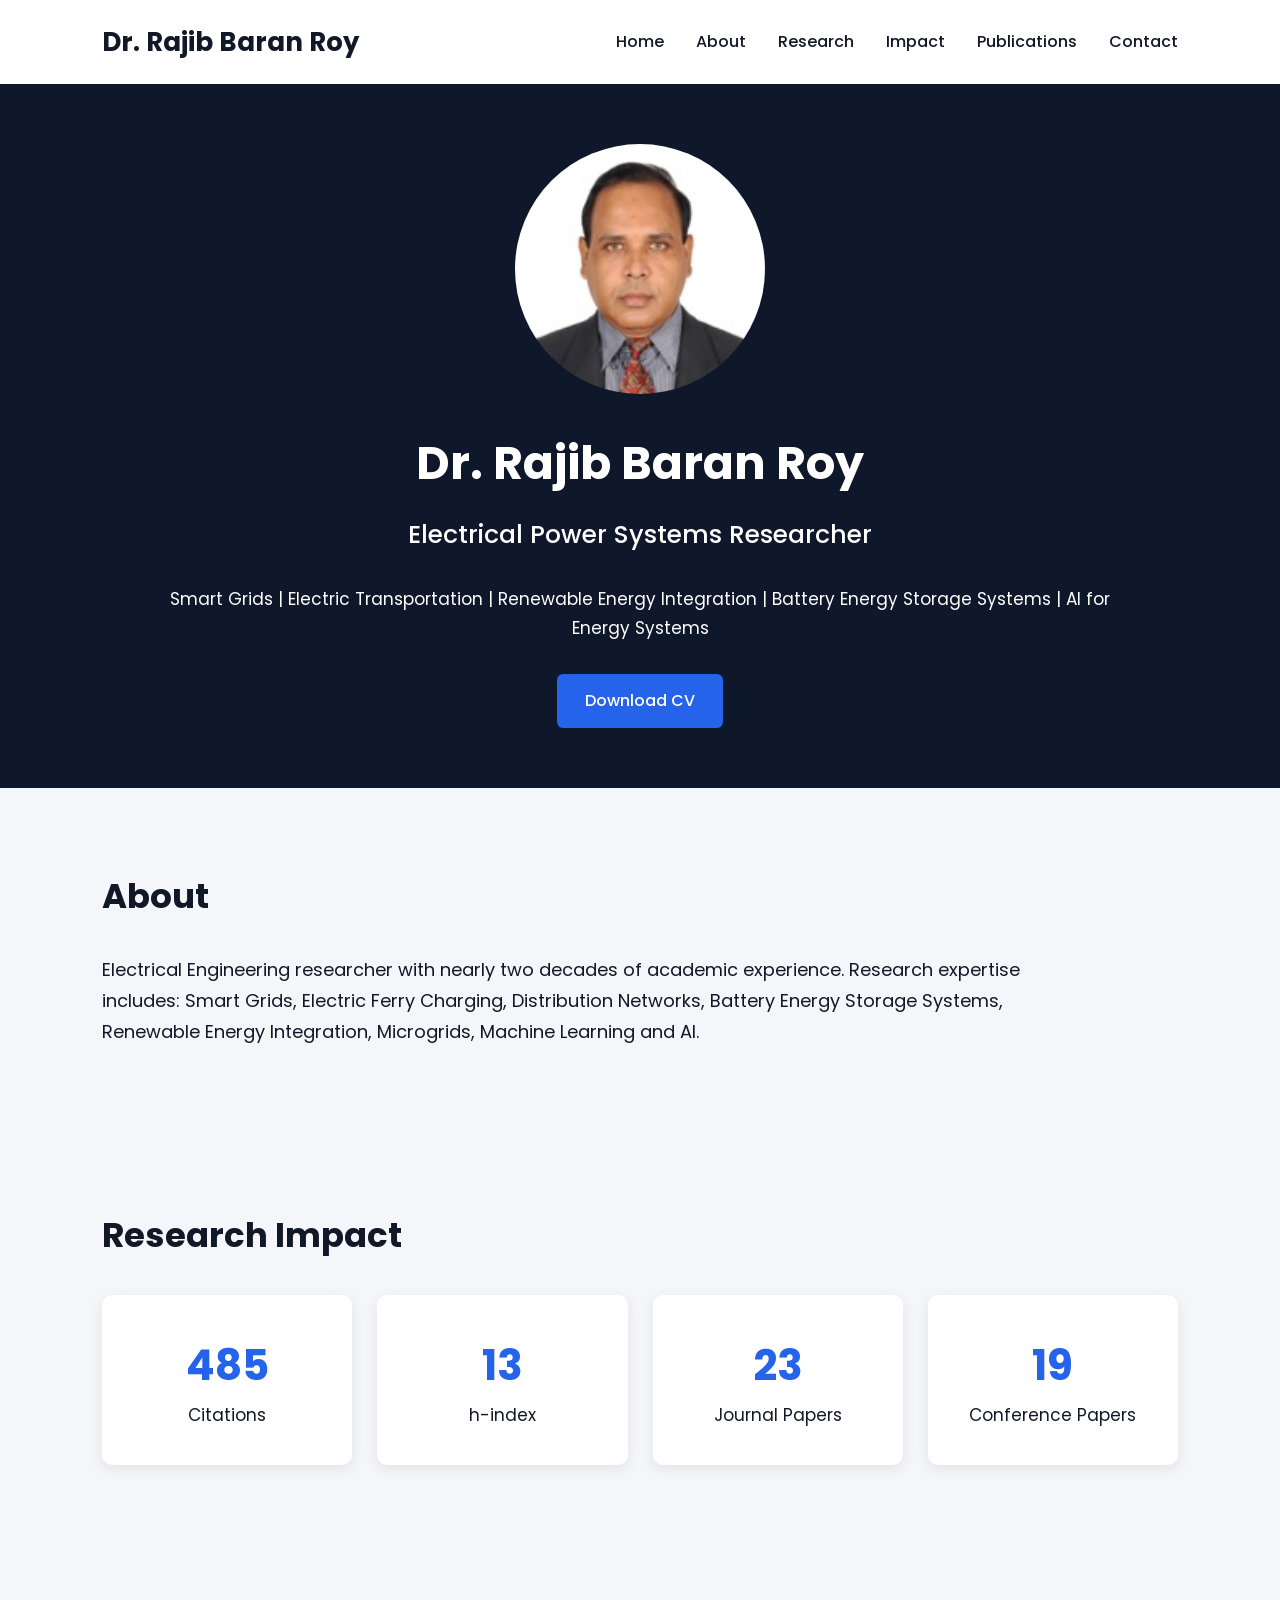
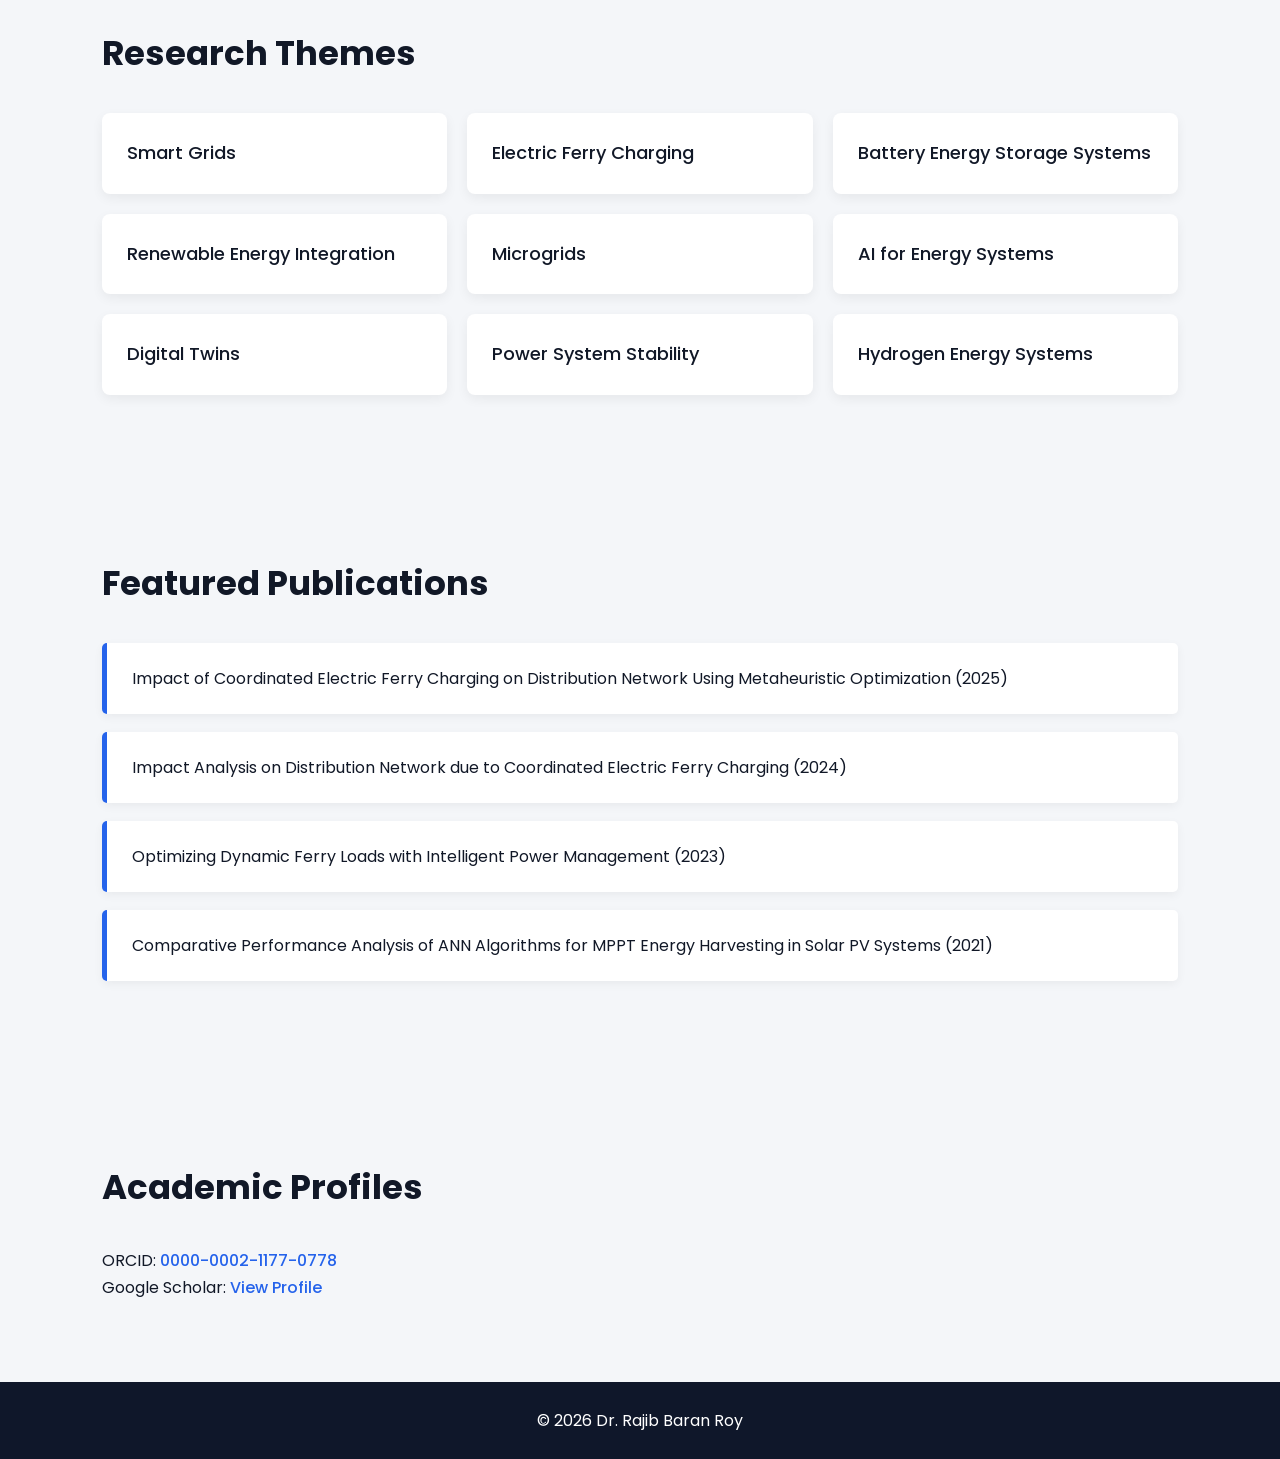
<file: index.html>
<!DOCTYPE html>
<html lang="en">

<head>

    <meta charset="UTF-8">

    <meta name="viewport" content="width=device-width, initial-scale=1">

    <title>Dr. Rajib Baran Roy</title>

    <link rel="stylesheet" href="style.css">

    <link href="https://fonts.googleapis.com/css2?family=Poppins:wght@300;400;500;600;700&display=swap"
          rel="stylesheet">

</head>


<body>


    <!-- NAVIGATION BAR -->

    <nav>

        <div class="logo">
            Dr. Rajib Baran Roy
        </div>


        <ul>

            <li>
                <a href="index.html">Home</a>
            </li>

            <li>
                <a href="#about">About</a>
            </li>

            <li>
                <a href="#research">Research</a>
            </li>

            <li>
                <a href="#impact">Impact</a>
            </li>

            <li>
                <a href="#publications">Publications</a>
            </li>

            <li>
                <a href="#contact">Contact</a>
            </li>

        </ul>

    </nav>


    <!-- HERO SECTION -->

    <header>

        <div class="hero">


            <!-- ROUND PROFILE IMAGE CONTAINER -->

            <div class="profile-circle">

                <img src="assests/profile.jpg"
                     alt="Dr. Rajib Baran Roy">

            </div>


            <h1>
                Dr. Rajib Baran Roy
            </h1>


            <h2>
                Electrical Power Systems Researcher
            </h2>


            <p>
                Smart Grids |
                Electric Transportation |
                Renewable Energy Integration |
                Battery Energy Storage Systems |
                AI for Energy Systems
            </p>


            <!-- DOWNLOAD CV BUTTON -->

            <a href="assests/cv.pdf"
               class="btn"
               download="Rajib_Baran_Roy_CV.pdf">

                Download CV

            </a>


        </div>

    </header>


    <!-- ABOUT SECTION -->

    <section id="about">

        <h2>
            About
        </h2>


        <p>

            Electrical Engineering researcher with nearly two decades of academic
            experience.

            Research expertise includes:

            Smart Grids,
            Electric Ferry Charging,
            Distribution Networks,
            Battery Energy Storage Systems,
            Renewable Energy Integration,
            Microgrids,
            Machine Learning and AI.

        </p>

    </section>


    <!-- RESEARCH IMPACT -->

    <section id="impact">

        <h2>
            Research Impact
        </h2>


        <div class="cards">


            <div class="card">

                <h3 class="counter"
                    data-target="492">

                    0

                </h3>

                <p>
                    Citations
                </p>

            </div>


            <div class="card">

                <h3 class="counter"
                    data-target="13">

                    0

                </h3>

                <p>
                    h-index
                </p>

            </div>


            <div class="card">

                <h3 class="counter"
                    data-target="23">

                    0

                </h3>

                <p>
                    Journal Papers
                </p>

            </div>


            <div class="card">

                <h3 class="counter"
                    data-target="19">

                    0

                </h3>

                <p>
                    Conference Papers
                </p>

            </div>


        </div>

    </section>


    <!-- RESEARCH THEMES -->

    <section id="research">

        <h2>
            Research Themes
        </h2>


        <div class="grid">

            <div>
                Smart Grids
            </div>

            <div>
                Electric Ferry Charging
            </div>

            <div>
                Battery Energy Storage Systems
            </div>

            <div>
                Renewable Energy Integration
            </div>

            <div>
                Microgrids
            </div>

            <div>
                AI for Energy Systems
            </div>

            <div>
                Digital Twins
            </div>

            <div>
                Power System Stability
            </div>

            <div>
                Hydrogen Energy Systems
            </div>

        </div>

    </section>


    <!-- PUBLICATIONS -->

    <section id="publications">

        <h2>
            Featured Publications
        </h2>


        <div class="pub">

            Impact of Coordinated Electric Ferry Charging on Distribution Network Using Metaheuristic Optimization (2025)

        </div>


        <div class="pub">

            Impact Analysis on Distribution Network due to Coordinated Electric Ferry Charging (2024)

        </div>


        <div class="pub">

            Optimizing Dynamic Ferry Loads with Intelligent Power Management (2023)

        </div>


        <div class="pub">

            Comparative Performance Analysis of ANN Algorithms for MPPT Energy Harvesting in Solar PV Systems (2021)

        </div>

    </section>


    <!-- CONTACT SECTION -->

    <section id="contact">

        <h2>
            Academic Profiles
        </h2>


        <p>

            ORCID:

            <a href="https://orcid.org/0000-0002-1177-0778"
               target="_blank"
               rel="noopener noreferrer">

                0000-0002-1177-0778

            </a>

        </p>


        <p>

            Google Scholar:

            <a href="https://scholar.google.com/citations?hl=en&user=oowfLzIAAAAJ"
               target="_blank"
               rel="noopener noreferrer">

                View Profile

            </a>

        </p>

    </section>


    <!-- FOOTER -->

    <footer>

        <p>

            © 2026 Dr. Rajib Baran Roy

        </p>

    </footer>


    <script src="script.js"></script>


</body>

</html>
</file>
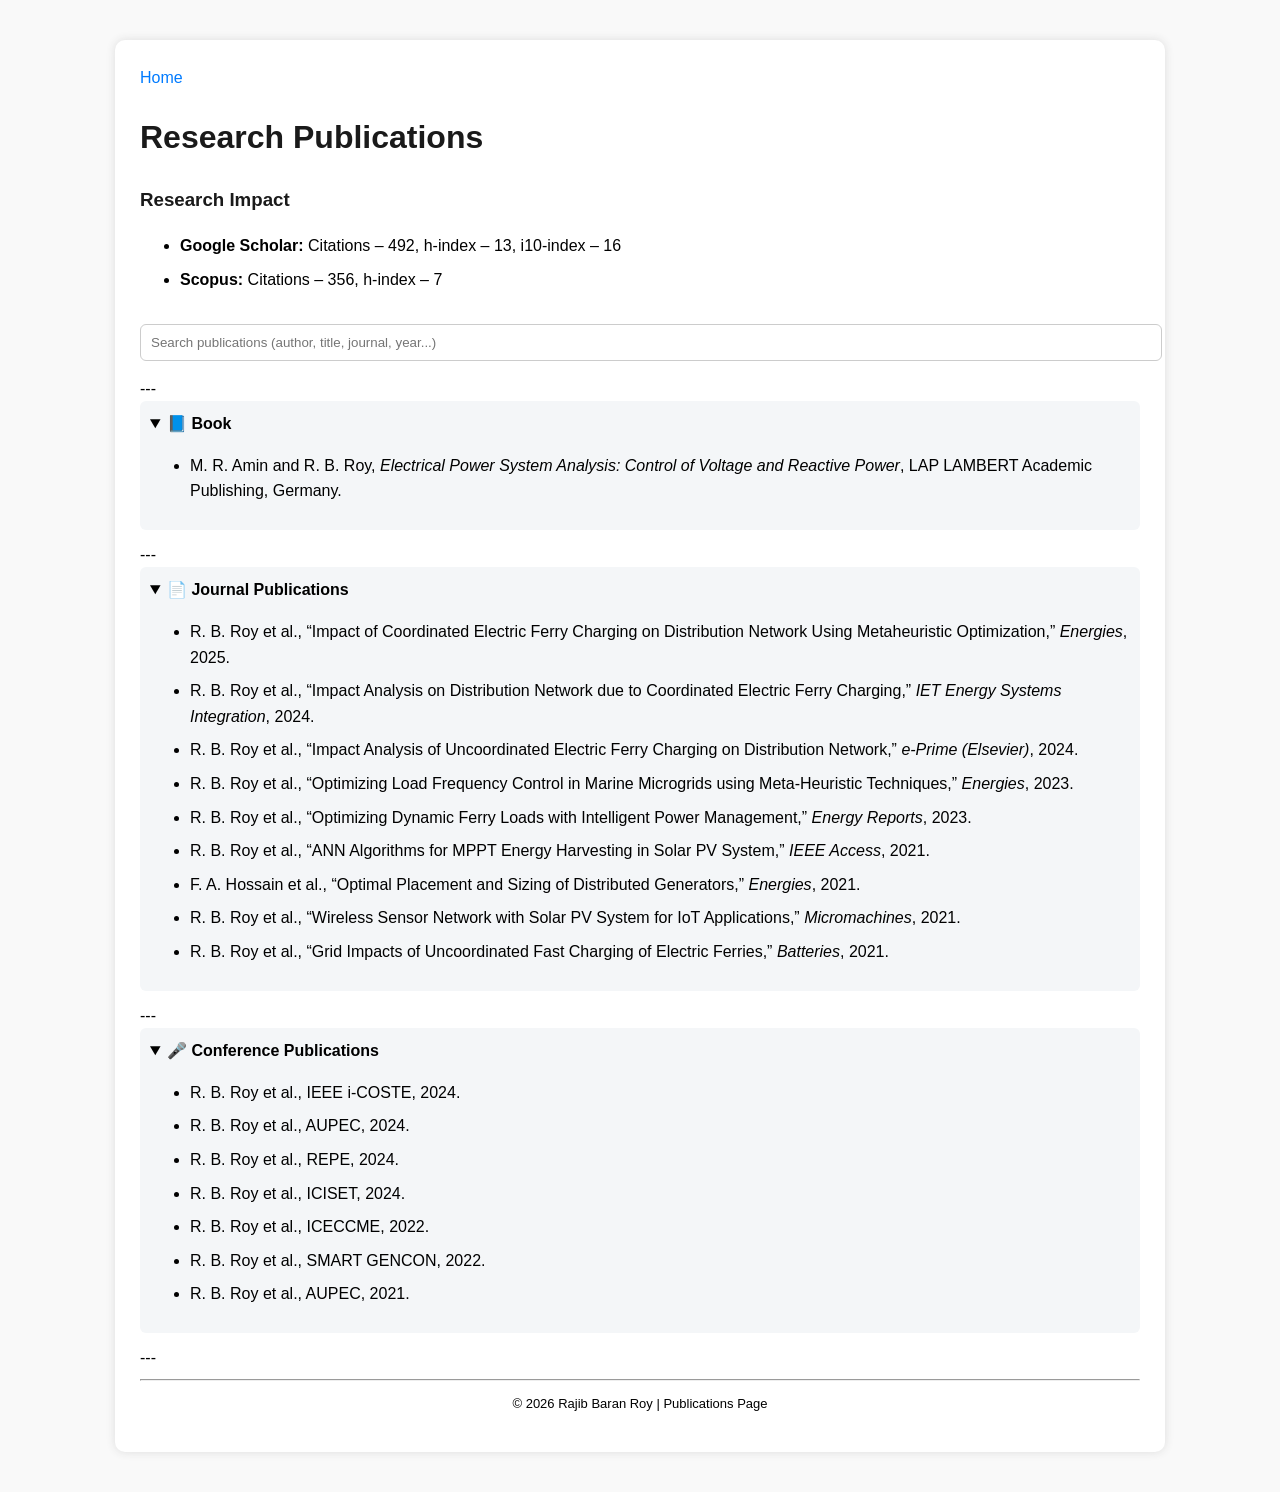
<file: publications.html>
<!DOCTYPE html>
<html lang="en">
<head>
<meta charset="UTF-8">
<title>Publications | Rajib Baran Roy</title>

<style>
body {
    font-family: Arial, sans-serif;
    margin: 40px;
    line-height: 1.6;
    background: #f9f9f9;
}

h1, h2, h3 {
    color: #1a1a1a;
}

.container {
    max-width: 1000px;
    margin: auto;
    background: white;
    padding: 25px;
    border-radius: 10px;
    box-shadow: 0px 0px 10px #ddd;
}

.search-box {
    width: 100%;
    padding: 10px;
    margin: 15px 0;
    border: 1px solid #ccc;
    border-radius: 6px;
}

details {
    margin-bottom: 12px;
    background: #f4f6f8;
    padding: 10px;
    border-radius: 6px;
}

summary {
    font-weight: bold;
    cursor: pointer;
}

li {
    margin-bottom: 8px;
}

.nav {
    margin-bottom: 20px;
}

.nav a {
    margin-right: 15px;
    text-decoration: none;
    color: #007bff;
}
.nav a:hover {
    text-decoration: underline;
}
</style>

<script>
function searchPublications() {
    let input = document.getElementById("searchBox").value.toLowerCase();
    let items = document.getElementsByClassName("pub-item");

    for (let i = 0; i < items.length; i++) {
        let text = items[i].innerText.toLowerCase();
        if (text.includes(input)) {
            items[i].style.display = "";
        } else {
            items[i].style.display = "none";
        }
    }
}
</script>

</head>

<body>

<div class="container">

<div class="nav">
    <a href="index.html">Home</a>
</div>

<h1>Research Publications</h1>

<!-- Impact Section -->
<h3>Research Impact</h3>
<ul>
    <li><b>Google Scholar:</b> Citations – 492, h-index – 13, i10-index – 16</li>
    <li><b>Scopus:</b> Citations – 356, h-index – 7</li>
</ul>

<!-- Search Box -->
<input type="text" id="searchBox" class="search-box" onkeyup="searchPublications()" placeholder="Search publications (author, title, journal, year...)">

---

<!-- BOOK -->
<details open>
<summary>📘 Book</summary>
<ul>
<li class="pub-item">
M. R. Amin and R. B. Roy, <i>Electrical Power System Analysis: Control of Voltage and Reactive Power</i>, LAP LAMBERT Academic Publishing, Germany.
</li>
</ul>
</details>

---

<!-- JOURNALS -->
<details open>
<summary>📄 Journal Publications</summary>
<ul>

<li class="pub-item">
R. B. Roy et al., “Impact of Coordinated Electric Ferry Charging on Distribution Network Using Metaheuristic Optimization,” <i>Energies</i>, 2025.
</li>

<li class="pub-item">
R. B. Roy et al., “Impact Analysis on Distribution Network due to Coordinated Electric Ferry Charging,” <i>IET Energy Systems Integration</i>, 2024.
</li>

<li class="pub-item">
R. B. Roy et al., “Impact Analysis of Uncoordinated Electric Ferry Charging on Distribution Network,” <i>e-Prime (Elsevier)</i>, 2024.
</li>

<li class="pub-item">
R. B. Roy et al., “Optimizing Load Frequency Control in Marine Microgrids using Meta-Heuristic Techniques,” <i>Energies</i>, 2023.
</li>

<li class="pub-item">
R. B. Roy et al., “Optimizing Dynamic Ferry Loads with Intelligent Power Management,” <i>Energy Reports</i>, 2023.
</li>

<li class="pub-item">
R. B. Roy et al., “ANN Algorithms for MPPT Energy Harvesting in Solar PV System,” <i>IEEE Access</i>, 2021.
</li>

<li class="pub-item">
F. A. Hossain et al., “Optimal Placement and Sizing of Distributed Generators,” <i>Energies</i>, 2021.
</li>

<li class="pub-item">
R. B. Roy et al., “Wireless Sensor Network with Solar PV System for IoT Applications,” <i>Micromachines</i>, 2021.
</li>

<li class="pub-item">
R. B. Roy et al., “Grid Impacts of Uncoordinated Fast Charging of Electric Ferries,” <i>Batteries</i>, 2021.
</li>

</ul>
</details>

---

<!-- CONFERENCES -->
<details open>
<summary>🎤 Conference Publications</summary>
<ul>

<li class="pub-item">R. B. Roy et al., IEEE i-COSTE, 2024.</li>
<li class="pub-item">R. B. Roy et al., AUPEC, 2024.</li>
<li class="pub-item">R. B. Roy et al., REPE, 2024.</li>
<li class="pub-item">R. B. Roy et al., ICISET, 2024.</li>
<li class="pub-item">R. B. Roy et al., ICECCME, 2022.</li>
<li class="pub-item">R. B. Roy et al., SMART GENCON, 2022.</li>
<li class="pub-item">R. B. Roy et al., AUPEC, 2021.</li>

</ul>
</details>

---

<!-- FOOTER -->
<hr>
<p style="text-align:center; font-size: 13px;">
© 2026 Rajib Baran Roy | Publications Page
</p>

</div>

</body>
</html>
</file>
<file: style.css>
/* ================================= */
/* GLOBAL SETTINGS */
/* ================================= */

* {
    margin: 0;
    padding: 0;
    box-sizing: border-box;
}

body {
    font-family: 'Poppins', sans-serif;
    background: #f4f6f9;
    color: #111827;
    line-height: 1.7;
}


/* ================================= */
/* NAVIGATION BAR */
/* ================================= */

nav {
    height: 84px;
    background: white;

    display: flex;
    align-items: center;
    justify-content: space-between;

    padding: 0 8%;

    box-shadow: 0 2px 8px rgba(0, 0, 0, 0.05);
}

.logo {
    font-size: 26px;
    font-weight: 700;
    color: #111827;
}

nav ul {
    list-style: none;
    display: flex;
    gap: 32px;
}

nav ul li a {
    text-decoration: none;
    color: #111827;
    font-size: 16px;
    font-weight: 500;
    transition: 0.3s;
}

nav ul li a:hover {
    color: #2563eb;
}


/* ================================= */
/* HERO SECTION */
/* ================================= */

header {
    background: #0f172a;
}

.hero {
    min-height: 690px;

    display: flex;
    flex-direction: column;

    align-items: center;
    justify-content: center;

    text-align: center;

    padding: 60px 20px;
}


/* ================================= */
/* PROFILE IMAGE CIRCLE */
/* ================================= */

.profile-circle {
    width: 250px;
    height: 250px;

    border-radius: 50%;

    overflow: hidden;

    margin-bottom: 30px;

    display: flex;
    align-items: center;
    justify-content: center;
}


/* ================================= */
/* PROFILE IMAGE */
/* ================================= */

.profile-circle img {
    width: 100%;
    height: 100%;

    display: block;

    object-fit: cover;

    object-position: center center;
}


/* ================================= */
/* HERO TEXT */
/* ================================= */

.hero h1 {
    color: white;

    font-size: 46px;
    font-weight: 700;

    margin-bottom: 12px;
}

.hero h2 {
    color: white;

    font-size: 25px;
    font-weight: 500;

    margin-bottom: 28px;
}

.hero p {
    color: white;

    font-size: 17px;

    max-width: 1000px;

    margin-bottom: 32px;
}


/* ================================= */
/* DOWNLOAD CV BUTTON */
/* ================================= */

.btn {
    display: inline-block;

    padding: 13px 28px;

    background: #2563eb;
    color: white;

    text-decoration: none;

    border-radius: 6px;

    font-size: 16px;
    font-weight: 500;

    transition: 0.3s;
}

.btn:hover {
    background: #1d4ed8;

    transform: translateY(-2px);
}


/* ================================= */
/* GENERAL SECTIONS */
/* ================================= */

section {
    padding: 80px 8%;

    max-width: 1400px;

    margin: auto;
}

section h2 {
    font-size: 34px;

    color: #111827;

    margin-bottom: 30px;
}


/* ================================= */
/* ABOUT SECTION */
/* ================================= */

#about p {
    font-size: 18px;

    max-width: 1000px;
}


/* ================================= */
/* RESEARCH IMPACT CARDS */
/* ================================= */

.cards {
    display: grid;

    grid-template-columns: repeat(4, 1fr);

    gap: 25px;
}

.card {
    background: white;

    padding: 35px 20px;

    text-align: center;

    border-radius: 10px;

    box-shadow: 0 4px 15px rgba(0, 0, 0, 0.08);
}

.card h3 {
    font-size: 42px;

    color: #2563eb;
}

.card p {
    font-size: 17px;
}


/* ================================= */
/* RESEARCH THEMES */
/* ================================= */

.grid {
    display: grid;

    grid-template-columns: repeat(3, 1fr);

    gap: 20px;
}

.grid div {
    background: white;

    padding: 25px;

    border-radius: 8px;

    font-size: 18px;

    font-weight: 500;

    box-shadow: 0 4px 12px rgba(0, 0, 0, 0.06);

    transition: 0.3s;
}

.grid div:hover {
    transform: translateY(-5px);

    box-shadow: 0 8px 20px rgba(0, 0, 0, 0.12);
}


/* ================================= */
/* PUBLICATIONS */
/* ================================= */

.pub {
    background: white;

    margin-bottom: 18px;

    padding: 22px 25px;

    border-left: 5px solid #2563eb;

    border-radius: 5px;

    box-shadow: 0 3px 10px rgba(0, 0, 0, 0.05);
}


/* ================================= */
/* ACADEMIC PROFILE LINKS */
/* ================================= */

#contact a {
    color: #2563eb;

    text-decoration: none;

    font-weight: 500;
}

#contact a:hover {
    text-decoration: underline;
}


/* ================================= */
/* FOOTER */
/* ================================= */

footer {
    background: #0f172a;

    color: white;

    text-align: center;

    padding: 25px;
}


/* ================================= */
/* TABLET RESPONSIVE DESIGN */
/* ================================= */

@media (max-width: 900px) {

    nav {
        padding: 0 4%;
    }

    nav ul {
        gap: 15px;
    }

    .cards {
        grid-template-columns: repeat(2, 1fr);
    }

    .grid {
        grid-template-columns: repeat(2, 1fr);
    }
}


/* ================================= */
/* MOBILE RESPONSIVE DESIGN */
/* ================================= */

@media (max-width: 600px) {

    nav {
        height: auto;

        padding: 20px;

        flex-direction: column;

        gap: 15px;
    }

    nav ul {
        flex-wrap: wrap;

        justify-content: center;
    }

    .hero {
        min-height: 620px;

        padding: 50px 15px;
    }

    .profile-circle {
        width: 200px;
        height: 200px;
    }

    .hero h1 {
        font-size: 32px;
    }

    .hero h2 {
        font-size: 20px;
    }

    .hero p {
        font-size: 15px;
    }

    .cards {
        grid-template-columns: 1fr;
    }

    .grid {
        grid-template-columns: 1fr;
    }
}
</file>
